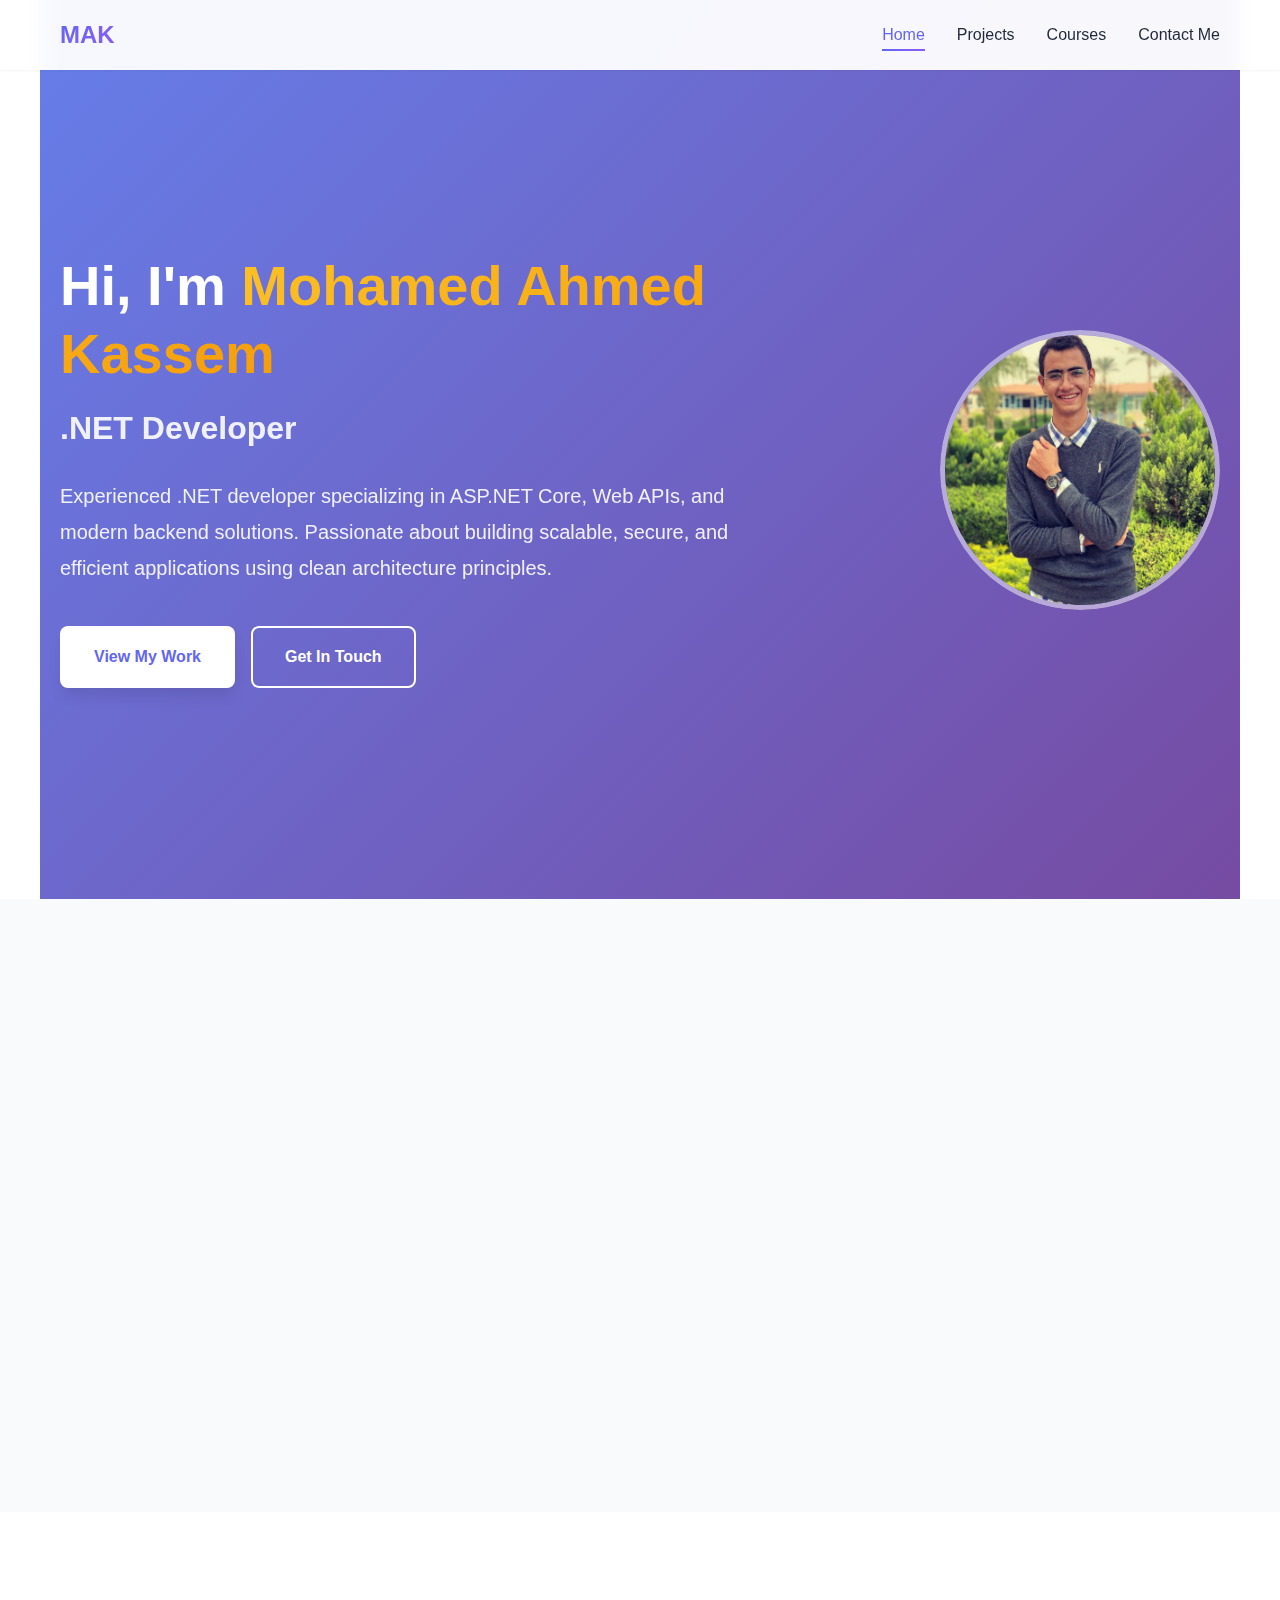
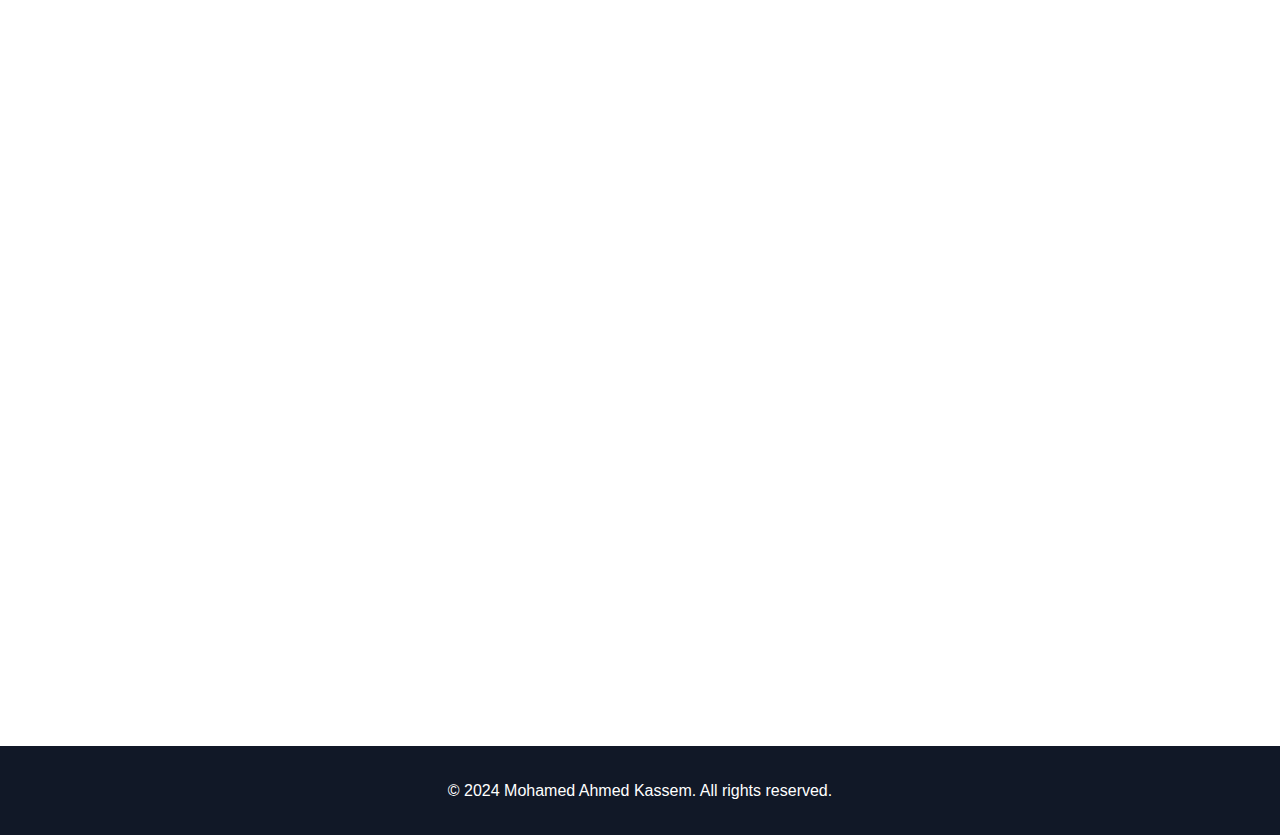
<file: index.html>
<!DOCTYPE html>
<html lang="en">
<head>
    <meta charset="UTF-8">
    <meta name="viewport" content="width=device-width, initial-scale=1.0">
    <title>Mohamed Ahmed Kassem - .NET Developer</title>
    <link rel="stylesheet" href="style.css">
</head>
<body>
    <!-- Navigation Bar -->
    <nav class="navbar">
        <div class="nav-container">
            <div class="logo">
                <span class="logo-text">MAK</span>
            </div>
            <ul class="nav-menu">
                <li><a href="index.html" class="nav-link active">Home</a></li>
                <li><a href="projects.html" class="nav-link">Projects</a></li>
                <li><a href="courses.html" class="nav-link">Courses</a></li>
                <li><a href="contact.html" class="nav-link">Contact Me</a></li>
            </ul>
            <div class="hamburger">
                <span></span>
                <span></span>
                <span></span>
            </div>
        </div>
    </nav>

    <!-- Hero Section -->
    <section class="hero">
        <div class="hero-content">
            <h1 class="hero-title animate-fade-in">Hi, I'm <span class="highlight">Mohamed Ahmed Kassem</span></h1>
            <h2 class="hero-subtitle animate-slide-up">.NET Developer</h2>
            <p class="hero-description animate-slide-up-delay">
                Experienced .NET developer specializing in ASP.NET Core, Web APIs, and modern backend solutions. 
                Passionate about building scalable, secure, and efficient applications using clean architecture principles.
            </p>
            <div class="hero-buttons animate-fade-in-delay">
                <a href="projects.html" class="btn btn-primary">View My Work</a>
                <a href="contact.html" class="btn btn-secondary">Get In Touch</a>
            </div>
        </div>
        <div class="hero-image">
            <div class="floating-shape"></div>
             <img src="./assets/MOhamedKasssem.jpg"alt="Mohamed Ahmed Kassem">
        </div>
    </section>

    <!-- About Section -->
    <section class="about">
        <div class="container">
            <h2 class="section-title animate-on-scroll">About Me</h2>
            <div class="about-content">
                <div class="about-text animate-on-scroll">
                    <p>
                        I'm a dedicated .NET developer with a strong foundation in backend development and 
                        experience building robust web applications. My expertise spans across ASP.NET Core, 
                        Web APIs, MVC, and modern database technologies.
                    </p>
                    <p>
                        I focus on developing dependable and successful innovation projects, applying best 
                        practices like SOLID principles, design patterns, and clean architecture to deliver 
                        high-quality solutions.
                    </p>
                </div>
                <div class="about-info animate-on-scroll">
                    <div class="info-item">
                        <span class="info-label">Location:</span>
                        <span class="info-value">Egypt, Cairo, Al-Shorouk</span>
                    </div>
                    <div class="info-item">
                        <span class="info-label">Phone:</span>
                        <span class="info-value">+20 01157643117</span>
                    </div>
                    <div class="info-item">
                        <span class="info-label">Education:</span>
                        <span class="info-value">Bachelor's in Computer Science</span>
                    </div>
                </div>
            </div>
        </div>
    </section>

    <!-- Skills Section -->
    <section class="skills">
        <div class="container">
            <h2 class="section-title animate-on-scroll">Technical Skills</h2>
            <div class="skills-grid">
                <div class="skill-category animate-on-scroll">
                    <h3 class="skill-category-title">Back-End</h3>
                    <div class="skill-tags">
                        <span class="skill-tag">C#</span>
                        <span class="skill-tag">OOP</span>
                        <span class="skill-tag">ASP.NET Core</span>
                        <span class="skill-tag">Web API</span>
                        <span class="skill-tag">MVC</span>
                        <span class="skill-tag">SignalR</span>
                        <span class="skill-tag">Hangfire</span>
                    </div>
                </div>
                <div class="skill-category animate-on-scroll">
                    <h3 class="skill-category-title">Database & ORM</h3>
                    <div class="skill-tags">
                        <span class="skill-tag">SQL Server</span>
                        <span class="skill-tag">LINQ</span>
                        <span class="skill-tag">Entity Framework</span>
                        <span class="skill-tag">EF Core</span>
                        <span class="skill-tag">Dapper</span>
                        <span class="skill-tag">Redis</span>
                    </div>
                </div>
                 <div class="skill-category animate-on-scroll">
                    <h3 class="skill-category-title">Core</h3>
                    <div class="skill-tags">
                        <span class="skill-tag">Problem Solving</span>
                        <span class="skill-tag">Data Structures</span>
                        <span class="skill-tag">Algorithms</span>
                        <span class="skill-tag">Agile</span>
                        <span class="skill-tag">Design Principles</span>
                    </div>
                </div>
                <div class="skill-category animate-on-scroll">
                    <h3 class="skill-category-title">Architecture & Patterns</h3>
                    <div class="skill-tags">
                        <span class="skill-tag">Clean Architecture</span>
                        <span class="skill-tag">Layered Architecture</span>
                        <span class="skill-tag">CQRS</span>
                        <span class="skill-tag">SOLID</span>
                        <span class="skill-tag">Design Patterns</span>
                    </div>
                </div>
                <div class="skill-category animate-on-scroll">
                    <h3 class="skill-category-title">DevOps & Tools</h3>
                    <div class="skill-tags">
                        <span class="skill-tag">Git</span>
                        <span class="skill-tag">GitHub</span>
                        <span class="skill-tag">GitHub Actions</span>
                        <span class="skill-tag">CI/CD</span>
                        <span class="skill-tag">Serilog</span>
                    </div>
                </div>
                <div class="skill-category animate-on-scroll">
                    <h3 class="skill-category-title">Programming Languages</h3>
                    <div class="skill-tags">
                        <span class="skill-tag">C#</span>
                        <span class="skill-tag">C++</span>
                        <span class="skill-tag">Java</span>
                        <span class="skill-tag">Python</span>
                        <span class="skill-tag">JavaScript</span>
                    </div>
                </div>
            </div>
        </div>
    </section>

    <!-- Footer -->
    <footer class="footer">
        <div class="container">
            <p>&copy; 2024 Mohamed Ahmed Kassem. All rights reserved.</p>
        </div>
    </footer>

    <script src="script.js"></script>
</body>
</html>
</file>
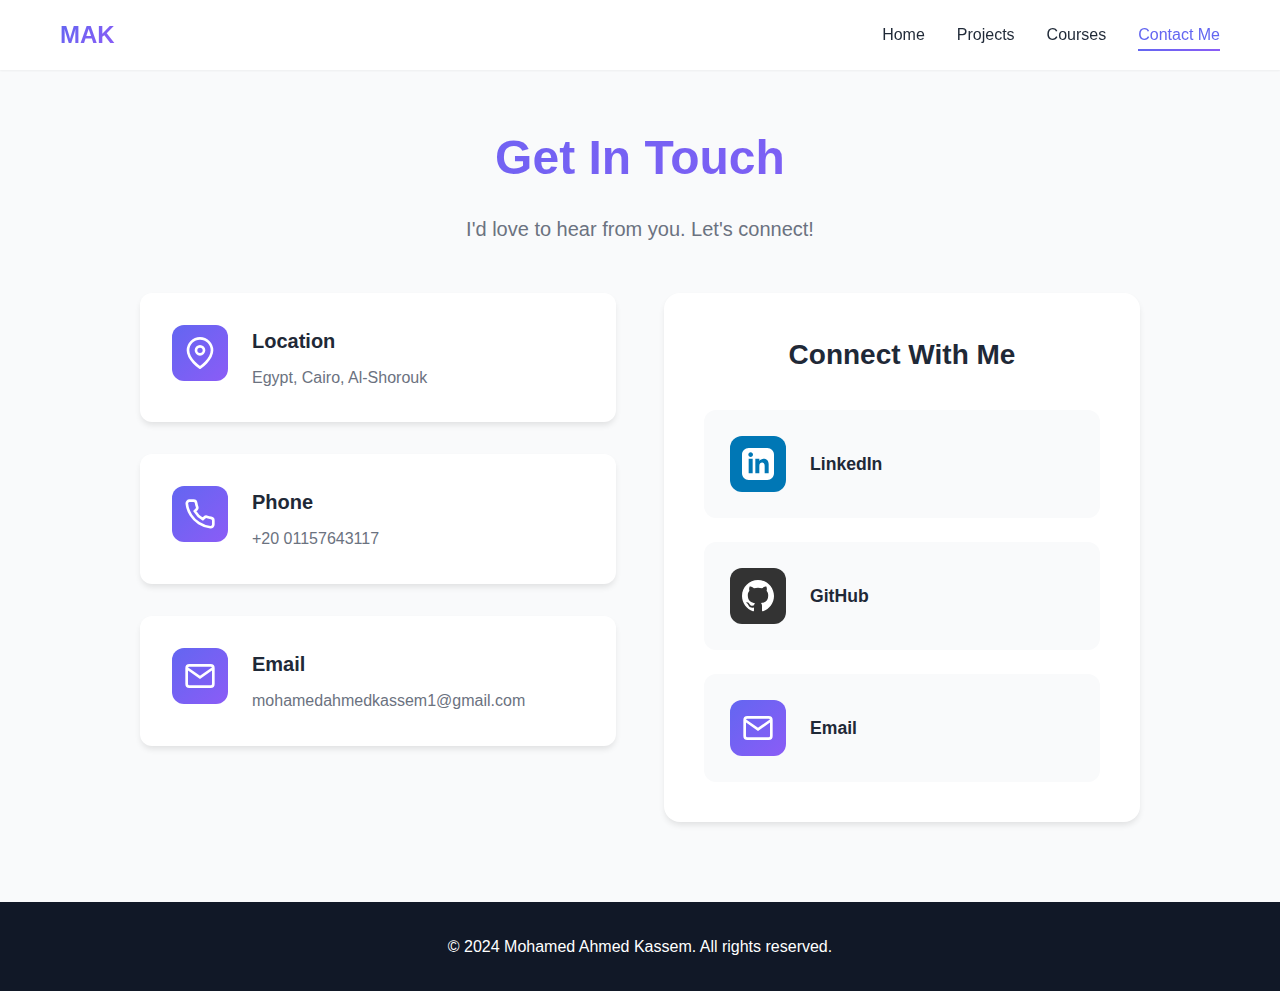
<file: contact.html>
<!DOCTYPE html>
<html lang="en">
<head>
    <meta charset="UTF-8">
    <meta name="viewport" content="width=device-width, initial-scale=1.0">
    <title>Contact - Mohamed Ahmed Kassem</title>
    <link rel="stylesheet" href="style.css">
</head>
<body>
    <!-- Navigation Bar -->
    <nav class="navbar">
        <div class="nav-container">
            <div class="logo">
                <span class="logo-text">MAK</span>
            </div>
            <ul class="nav-menu">
                <li><a href="index.html" class="nav-link">Home</a></li>
                <li><a href="projects.html" class="nav-link">Projects</a></li>
                <li><a href="courses.html" class="nav-link">Courses</a></li>
                <li><a href="contact.html" class="nav-link active">Contact Me</a></li>
            </ul>
            <div class="hamburger">
                <span></span>
                <span></span>
                <span></span>
            </div>
        </div>
    </nav>

    <!-- Contact Section -->
    <section class="contact-page">
        <div class="container">
            <h1 class="page-title animate-fade-in">Get In Touch</h1>
            <p class="page-subtitle animate-slide-up">I'd love to hear from you. Let's connect!</p>
            
            <div class="contact-content">
                <div class="contact-info animate-on-scroll">
                    <div class="contact-item">
                        <div class="contact-icon">
                            <svg width="32" height="32" viewBox="0 0 24 24" fill="none" stroke="currentColor" stroke-width="2">
                                <path d="M21 10c0 7-9 13-9 13s-9-6-9-13a9 9 0 0 1 18 0z"></path>
                                <circle cx="12" cy="10" r="3"></circle>
                            </svg>
                        </div>
                        <div class="contact-details">
                            <h3>Location</h3>
                            <p>Egypt, Cairo, Al-Shorouk</p>
                        </div>
                    </div>

                    <div class="contact-item">
                        <div class="contact-icon">
                            <svg width="32" height="32" viewBox="0 0 24 24" fill="none" stroke="currentColor" stroke-width="2">
                                <path d="M22 16.92v3a2 2 0 0 1-2.18 2 19.79 19.79 0 0 1-8.63-3.07 19.5 19.5 0 0 1-6-6 19.79 19.79 0 0 1-3.07-8.67A2 2 0 0 1 4.11 2h3a2 2 0 0 1 2 1.72 12.84 12.84 0 0 0 .7 2.81 2 2 0 0 1-.45 2.11L8.09 9.91a16 16 0 0 0 6 6l1.27-1.27a2 2 0 0 1 2.11-.45 12.84 12.84 0 0 0 2.81.7A2 2 0 0 1 22 16.92z"></path>
                            </svg>
                        </div>
                        <div class="contact-details">
                            <h3>Phone</h3>
                            <a href="tel:+201157643117">+20 01157643117</a>
                        </div>
                    </div>

                    <div class="contact-item">
                        <div class="contact-icon">
                            <svg width="32" height="32" viewBox="0 0 24 24" fill="none" stroke="currentColor" stroke-width="2">
                                <path d="M4 4h16c1.1 0 2 .9 2 2v12c0 1.1-.9 2-2 2H4c-1.1 0-2-.9-2-2V6c0-1.1.9-2 2-2z"></path>
                                <polyline points="22,6 12,13 2,6"></polyline>
                            </svg>
                        </div>
                        <div class="contact-details">
                            <h3>Email</h3>
                            <a href="mailto:mohamedahmedkassem1@gmail.com">mohamedahmedkassem1@gmail.com</a>
                        </div>
                    </div>
                </div>

                <div class="social-links animate-on-scroll">
                    <h2 class="social-title">Connect With Me</h2>
                    <div class="social-grid">
                        <a href="https://www.linkedin.com/in/mohamed-a-kassem" target="_blank" class="social-card">
                            <div class="social-icon linkedin">
                                <svg width="32" height="32" viewBox="0 0 24 24" fill="currentColor">
                                    <path d="M19 0h-14c-2.761 0-5 2.239-5 5v14c0 2.761 2.239 5 5 5h14c2.762 0 5-2.239 5-5v-14c0-2.761-2.238-5-5-5zm-11 19h-3v-11h3v11zm-1.5-12.268c-.966 0-1.75-.79-1.75-1.764s.784-1.764 1.75-1.764 1.75.79 1.75 1.764-.783 1.764-1.75 1.764zm13.5 12.268h-3v-5.604c0-3.368-4-3.113-4 0v5.604h-3v-11h3v1.765c1.396-2.586 7-2.777 7 2.476v6.759z"/>
                                </svg>
                            </div>
                            <span class="social-name">LinkedIn</span>
                        </a>

                        <a href="https://github.com/M-A-Kassem" target="_blank" class="social-card">
                            <div class="social-icon github">
                                <svg width="32" height="32" viewBox="0 0 24 24" fill="currentColor">
                                    <path d="M12 0c-6.626 0-12 5.373-12 12 0 5.302 3.438 9.8 8.207 11.387.599.111.793-.261.793-.577v-2.234c-3.338.726-4.033-1.416-4.033-1.416-.546-1.387-1.333-1.756-1.333-1.756-1.089-.745.083-.729.083-.729 1.205.084 1.839 1.237 1.839 1.237 1.07 1.834 2.807 1.304 3.492.997.107-.775.418-1.305.762-1.604-2.665-.305-5.467-1.334-5.467-5.931 0-1.311.469-2.381 1.236-3.221-.124-.303-.535-1.524.117-3.176 0 0 1.008-.322 3.301 1.23.957-.266 1.983-.399 3.003-.404 1.02.005 2.047.138 3.006.404 2.291-1.552 3.297-1.23 3.297-1.23.653 1.653.242 2.874.118 3.176.77.84 1.235 1.911 1.235 3.221 0 4.609-2.807 5.624-5.479 5.921.43.372.823 1.102.823 2.222v3.293c0 .319.192.694.801.576 4.765-1.589 8.199-6.086 8.199-11.386 0-6.627-5.373-12-12-12z"/>
                                </svg>
                            </div>
                            <span class="social-name">GitHub</span>
                        </a>

                        <a href="mailto:mohamedahmedkassem1@gmail.com" class="social-card">
                            <div class="social-icon email">
                                <svg width="32" height="32" viewBox="0 0 24 24" fill="none" stroke="currentColor" stroke-width="2">
                                    <path d="M4 4h16c1.1 0 2 .9 2 2v12c0 1.1-.9 2-2 2H4c-1.1 0-2-.9-2-2V6c0-1.1.9-2 2-2z"></path>
                                    <polyline points="22,6 12,13 2,6"></polyline>
                                </svg>
                            </div>
                            <span class="social-name">Email</span>
                        </a>
                    </div>
                </div>
            </div>
        </div>
    </section>

    <!-- Footer -->
    <footer class="footer">
        <div class="container">
            <p>&copy; 2024 Mohamed Ahmed Kassem. All rights reserved.</p>
        </div>
    </footer>

    <script src="script.js"></script>
</body>
</html>
</file>
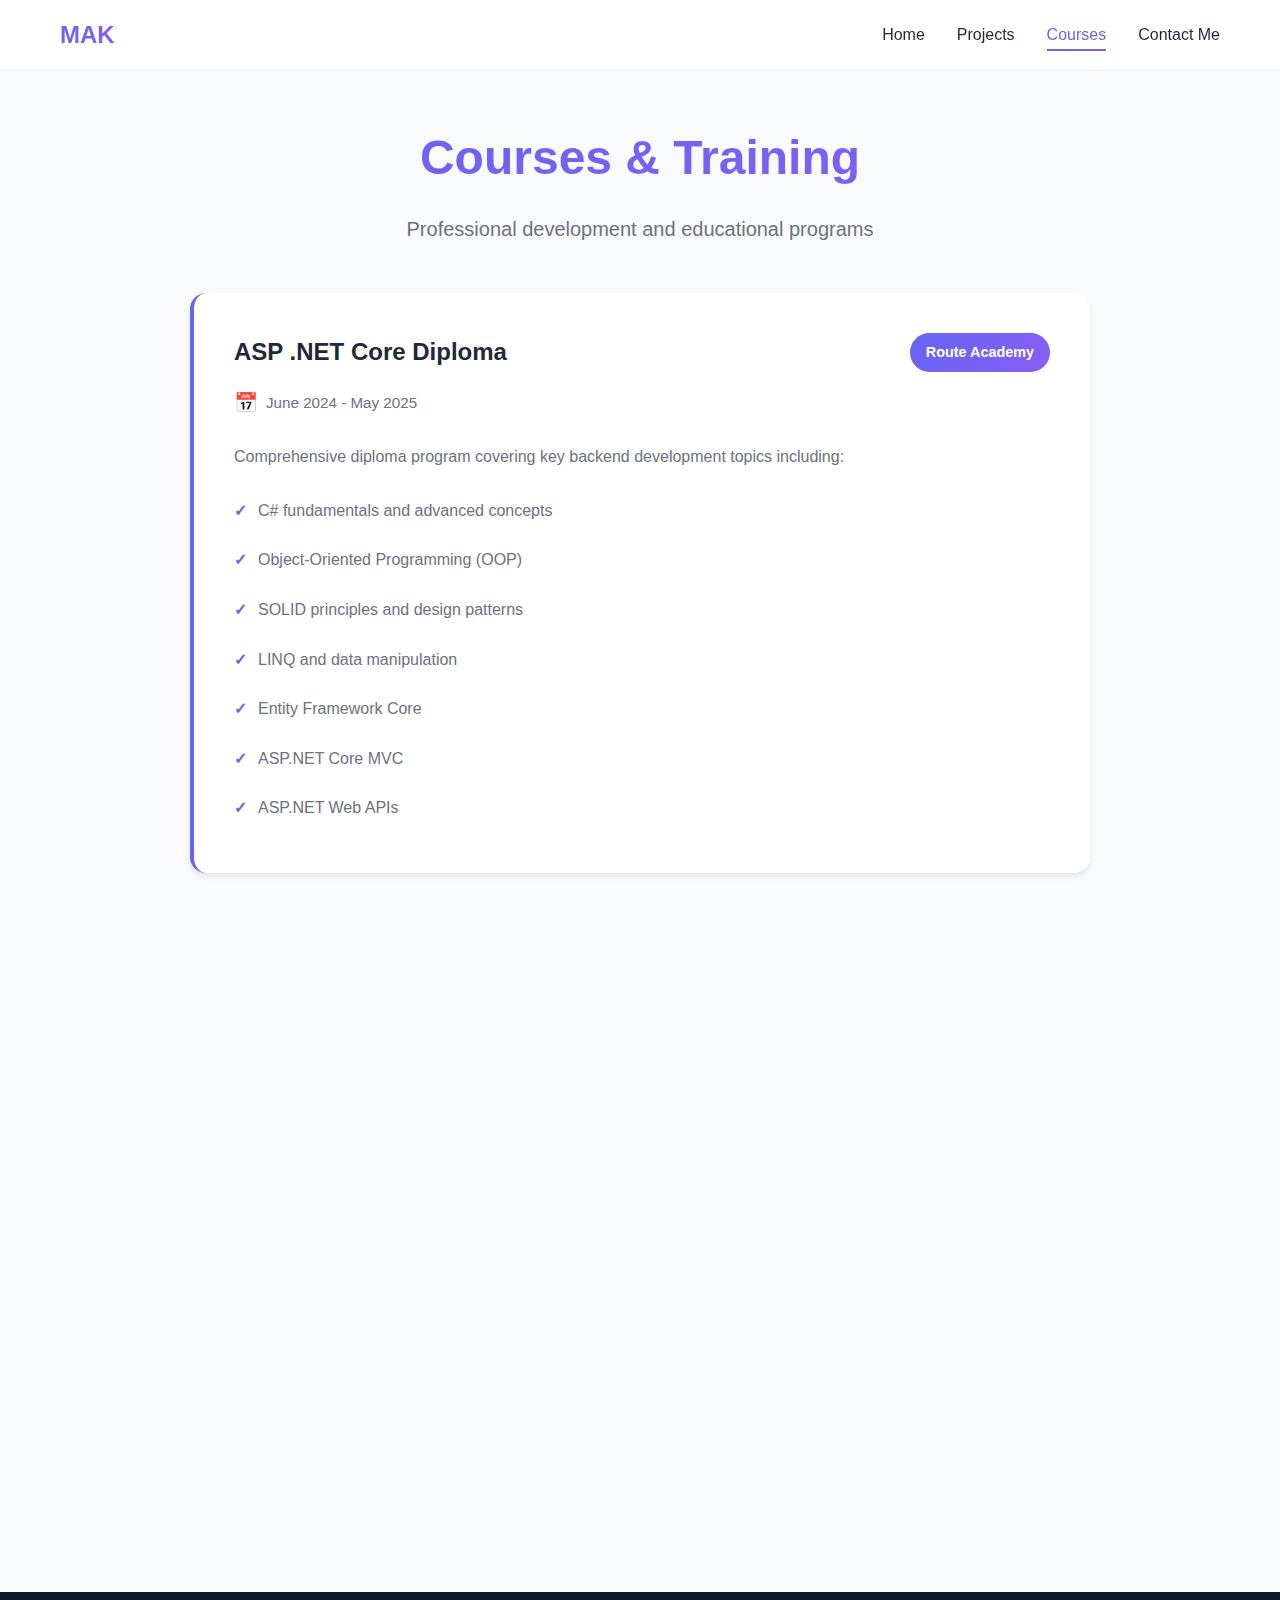
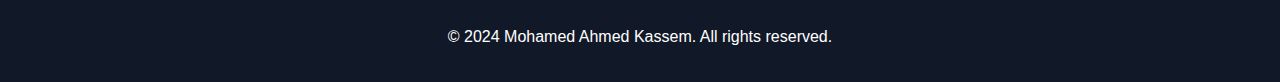
<file: courses.html>
<!DOCTYPE html>
<html lang="en">
<head>
    <meta charset="UTF-8">
    <meta name="viewport" content="width=device-width, initial-scale=1.0">
    <title>Courses - Mohamed Ahmed Kassem</title>
    <link rel="stylesheet" href="style.css">
</head>
<body>
    <!-- Navigation Bar -->
    <nav class="navbar">
        <div class="nav-container">
            <div class="logo">
                <span class="logo-text">MAK</span>
            </div>
            <ul class="nav-menu">
                <li><a href="index.html" class="nav-link">Home</a></li>
                <li><a href="projects.html" class="nav-link">Projects</a></li>
                <li><a href="courses.html" class="nav-link active">Courses</a></li>
                <li><a href="contact.html" class="nav-link">Contact Me</a></li>
            </ul>
            <div class="hamburger">
                <span></span>
                <span></span>
                <span></span>
            </div>
        </div>
    </nav>

    <!-- Courses Section -->
    <section class="courses-page">
        <div class="container">
            <h1 class="page-title animate-fade-in">Courses & Training</h1>
            <p class="page-subtitle animate-slide-up">Professional development and educational programs</p>
            
            <div class="courses-list">
                <!-- Course 1 -->
                <div class="course-card animate-on-scroll">
                    <div class="course-header">
                        <h3 class="course-title">ASP .NET Core Diploma</h3>
                        <span class="course-institution">Route Academy</span>
                    </div>
                    <div class="course-period">
                        <span class="period-icon">📅</span>
                        <span>June 2024 - May 2025</span>
                    </div>
                    <div class="course-content">
                        <p class="course-description">
                            Comprehensive diploma program covering key backend development topics including:
                        </p>
                        <ul class="course-topics">
                            <li>C# fundamentals and advanced concepts</li>
                            <li>Object-Oriented Programming (OOP)</li>
                            <li>SOLID principles and design patterns</li>
                            <li>LINQ and data manipulation</li>
                            <li>Entity Framework Core</li>
                            <li>ASP.NET Core MVC</li>
                            <li>ASP.NET Web APIs</li>
                        </ul>
                    </div>
                </div>

                <!-- Course 2 -->
                <div class="course-card animate-on-scroll">
                    <div class="course-header">
                        <h3 class="course-title">Trainee Full Stack .NET Developer</h3>
                        <span class="course-institution">DEPI</span>
                    </div>
                    <div class="course-period">
                        <span class="period-icon">📅</span>
                        <span>September 2024 - May 2025</span>
                    </div>
                    <div class="course-content">
                        <p class="course-description">
                            Intensive training program providing strong foundation in .NET technologies and 
                            data-driven applications. Gained hands-on experience with:
                        </p>
                        <ul class="course-topics">
                            <li>C# programming and best practices</li>
                            <li>.NET Core Web APIs development</li>
                            <li>ASP.NET MVC framework</li>
                            <li>Front-end technologies (HTML5, JavaScript)</li>
                            <li>SQL database design and queries</li>
                            <li>Version control with Git/GitHub</li>
                            <li>Unit testing methodologies</li>
                        </ul>
                    </div>
                </div>
            </div>
        </div>
    </section>

    <!-- Footer -->
    <footer class="footer">
        <div class="container">
            <p>&copy; 2024 Mohamed Ahmed Kassem. All rights reserved.</p>
        </div>
    </footer>

    <script src="script.js"></script>
</body>
</html>
</file>
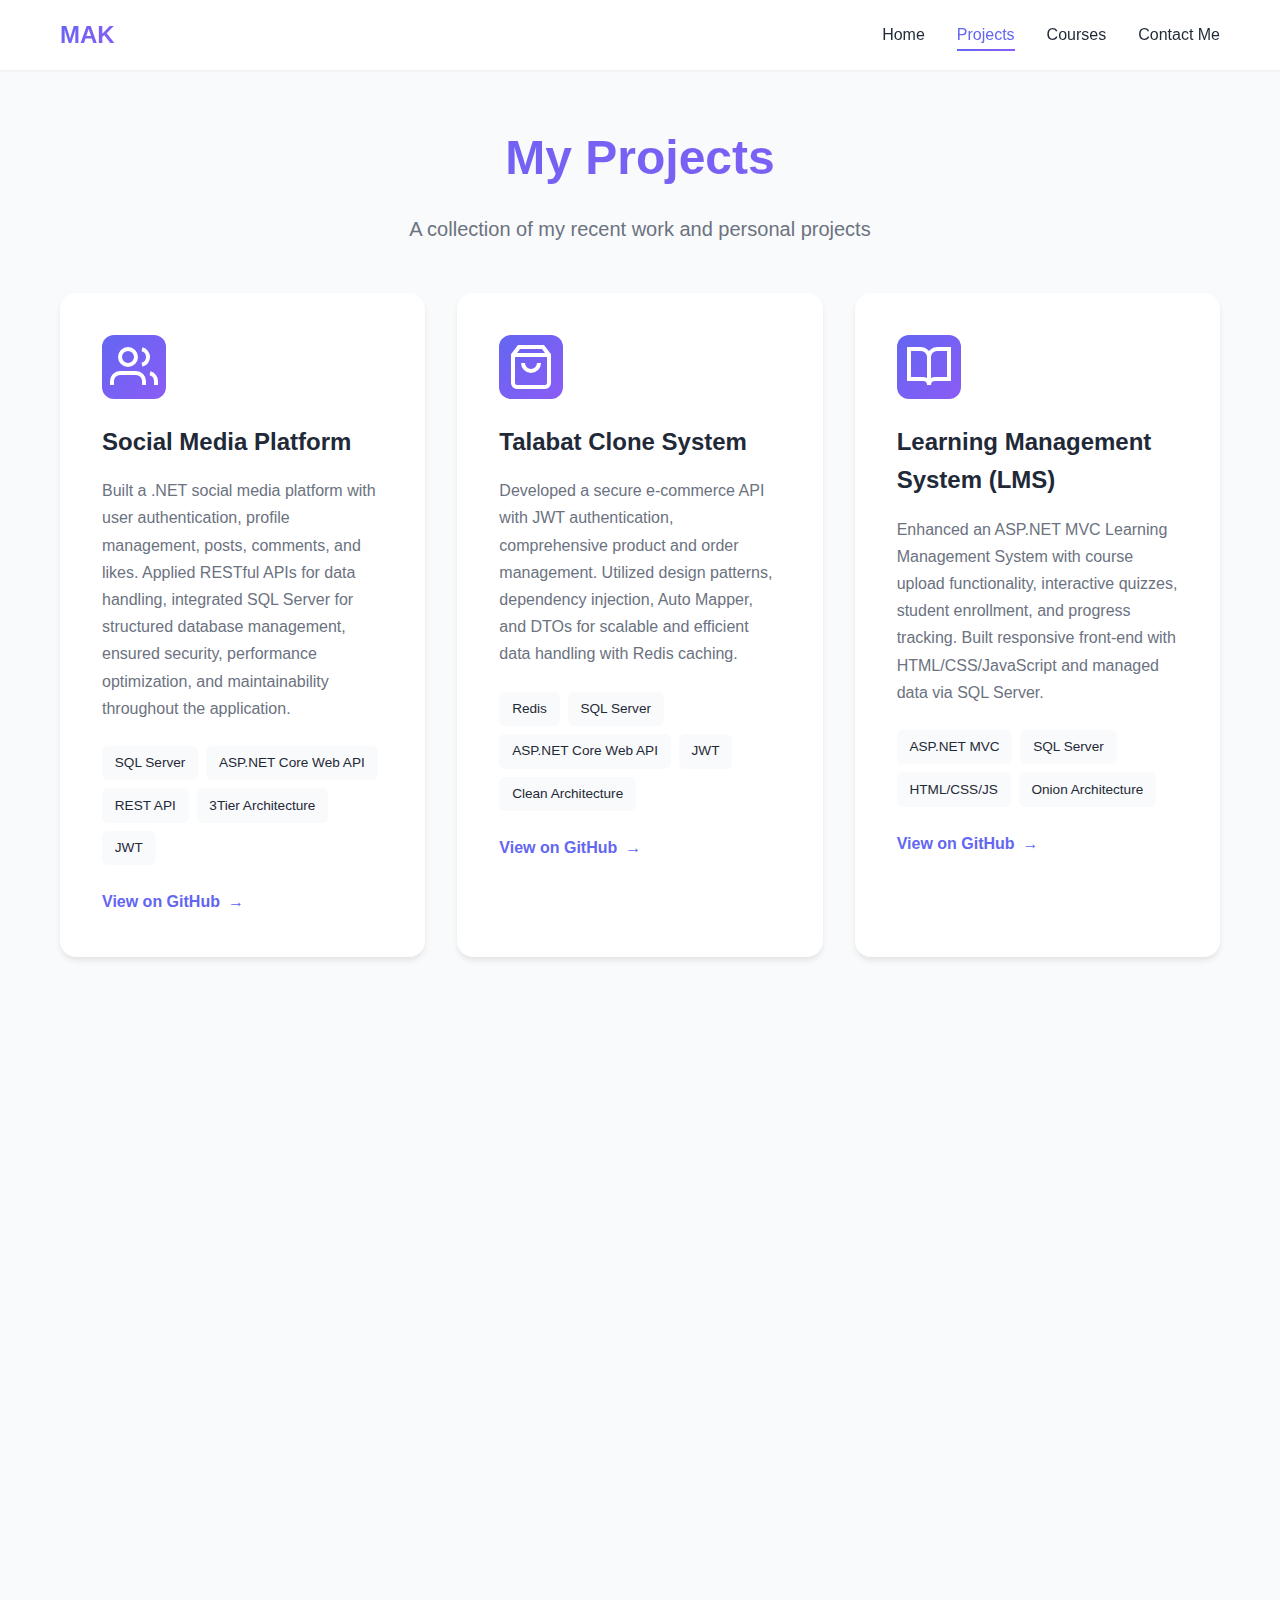
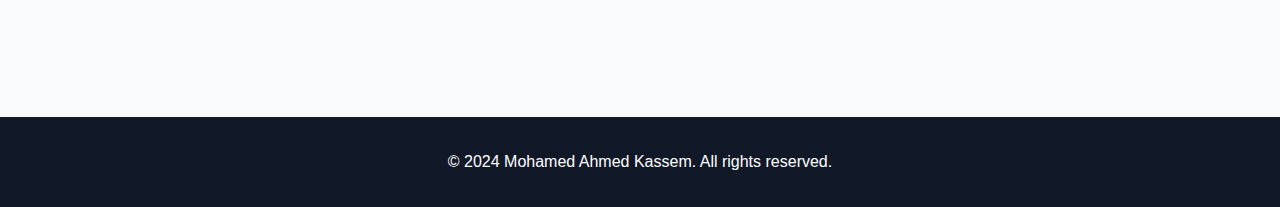
<file: projects.html>
<!DOCTYPE html>
<html lang="en">
<head>
    <meta charset="UTF-8">
    <meta name="viewport" content="width=device-width, initial-scale=1.0">
    <title>Projects - Mohamed Ahmed Kassem</title>
    <link rel="stylesheet" href="style.css">
</head>
<body>
    <!-- Navigation Bar -->
    <nav class="navbar">
        <div class="nav-container">
            <div class="logo">
                <span class="logo-text">MAK</span>
            </div>
            <ul class="nav-menu">
                <li><a href="index.html" class="nav-link">Home</a></li>
                <li><a href="projects.html" class="nav-link active">Projects</a></li>
                <li><a href="courses.html" class="nav-link">Courses</a></li>
                <li><a href="contact.html" class="nav-link">Contact Me</a></li>
            </ul>
            <div class="hamburger">
                <span></span>
                <span></span>
                <span></span>
            </div>
        </div>
    </nav>

    <!-- Projects Section -->
    <section class="projects-page">
        <div class="container">
            <h1 class="page-title animate-fade-in">My Projects</h1>
            <p class="page-subtitle animate-slide-up">A collection of my recent work and personal projects</p>
            
            <div class="projects-grid">
                <!-- Project 1 -->
                <div class="project-card animate-on-scroll">
                    <div class="project-icon">
                        <svg width="48" height="48" viewBox="0 0 24 24" fill="none" stroke="currentColor" stroke-width="2">
                            <path d="M17 21v-2a4 4 0 0 0-4-4H5a4 4 0 0 0-4 4v2"></path>
                            <circle cx="9" cy="7" r="4"></circle>
                            <path d="M23 21v-2a4 4 0 0 0-3-3.87"></path>
                            <path d="M16 3.13a4 4 0 0 1 0 7.75"></path>
                        </svg>
                    </div>
                    <h3 class="project-title">Social Media Platform</h3>
                    <p class="project-description">
                        Built a .NET social media platform with user authentication, profile management, posts, comments, and
                        likes. Applied RESTful APIs for data handling, integrated SQL Server for structured database
                        management, ensured security, performance optimization, and maintainability throughout the application.
                    </p>
                    <div class="project-tech">
                        <span class="tech-badge">SQL Server</span>
                        <span class="tech-badge">ASP.NET Core Web API</span>
                        <span class="tech-badge">REST API</span>
                        <span class="tech-badge">3Tier Architecture</span>
                        <span class="tech-badge">JWT</span>
                    </div>
                    <a href="https://github.com/M-A-Kassem/GATO.Solution" target="_blank" class="project-link">
                        View on GitHub <span>&rarr;</span>
                    </a>
                </div>

                <!-- Project 2 -->
                <div class="project-card animate-on-scroll">
                    <div class="project-icon">
                        <svg width="48" height="48" viewBox="0 0 24 24" fill="none" stroke="currentColor" stroke-width="2">
                            <path d="M6 2L3 6v14a2 2 0 0 0 2 2h14a2 2 0 0 0 2-2V6l-3-4z"></path>
                            <line x1="3" y1="6" x2="21" y2="6"></line>
                            <path d="M16 10a4 4 0 0 1-8 0"></path>
                        </svg>
                    </div>
                    <h3 class="project-title">Talabat Clone System</h3>
                    <p class="project-description">
                        Developed a secure e-commerce API with JWT authentication, comprehensive product and order 
                        management. Utilized design patterns, dependency injection, Auto Mapper, and DTOs for 
                        scalable and efficient data handling with Redis caching.
                    </p>
                    <div class="project-tech">
                        <span class="tech-badge">Redis</span>
                        <span class="tech-badge">SQL Server</span>
                        <span class="tech-badge">ASP.NET Core Web API</span>
                        <span class="tech-badge">JWT</span>
                        <span class="tech-badge">Clean Architecture</span>
                    </div>
                    <a href="https://github.com/M-A-Kassem/TALABAT.API.SOLUTON" target="_blank" class="project-link">
                        View on GitHub <span>&rarr;</span>
                    </a>
                </div>

                <!-- Project 3 -->
                <div class="project-card animate-on-scroll">
                    <div class="project-icon">
                        <svg width="48" height="48" viewBox="0 0 24 24" fill="none" stroke="currentColor" stroke-width="2">
                            <path d="M2 3h6a4 4 0 0 1 4 4v14a3 3 0 0 0-3-3H2z"></path>
                            <path d="M22 3h-6a4 4 0 0 0-4 4v14a3 3 0 0 1 3-3h7z"></path>
                        </svg>
                    </div>
                    <h3 class="project-title">Learning Management System (LMS)</h3>
                    <p class="project-description">
                        Enhanced an ASP.NET MVC Learning Management System with course upload functionality, 
                        interactive quizzes, student enrollment, and progress tracking. Built responsive front-end 
                        with HTML/CSS/JavaScript and managed data via SQL Server.
                    </p>
                    <div class="project-tech">
                        <span class="tech-badge">ASP.NET MVC</span>
                        <span class="tech-badge">SQL Server</span>
                        <span class="tech-badge">HTML/CSS/JS</span>
                        <span class="tech-badge">Onion Architecture</span>
                    </div>
                    <a href="https://github.com/M-A-Kassem/LMS" target="_blank" class="project-link">
                        View on GitHub <span>&rarr;</span>
                    </a>
                </div>

                <!-- Project 4 -->
                <div class="project-card animate-on-scroll">
                    <div class="project-icon">
                        <svg width="48" height="48" viewBox="0 0 24 24" fill="none" stroke="currentColor" stroke-width="2">
                            <circle cx="12" cy="12" r="10"></circle>
                            <polyline points="12 6 12 12 16 14"></polyline>
                        </svg>
                    </div>
                    <h3 class="project-title">Instant-Serve Real-time Delivery</h3>
                    <p class="project-description">
                        Implemented end-to-end order lifecycle management with business rule enforcement. 
                        Secured APIs with token-based authentication and integrated real-time updates using 
                        SignalR. Includes an admin dashboard for monitoring and control.
                    </p>
                    <div class="project-tech">
                        <span class="tech-badge">SignalR</span>
                        <span class="tech-badge">Modular 3Tier Architecture</span>
                        <span class="tech-badge">ASP.NET Core Web API</span>
                        <span class="tech-badge">Admin Dashboard</span>
                        <span class="tech-badge">JWT</span>
                    </div>
                    <a href="https://github.com/M-A-Kassem/Instant-Serve-Real-time-Delivery" target="_blank" class="project-link">
                        View on GitHub <span>&rarr;</span>
                    </a>
                </div>
            </div>
        </div>
    </section>

    <!-- Footer -->
    <footer class="footer">
        <div class="container">
            <p>&copy; 2024 Mohamed Ahmed Kassem. All rights reserved.</p>
        </div>
    </footer>

    <script src="script.js"></script>
</body>
</html>
</file>
<file: style.css>
/* ===== CSS Variables ===== */
:root {
    --primary-color: #6366f1;
    --primary-dark: #4f46e5;
    --secondary-color: #8b5cf6;
    --accent-color: #ec4899;
    --text-primary: #1f2937;
    --text-secondary: #6b7280;
    --bg-primary: #ffffff;
    --bg-secondary: #f9fafb;
    --bg-dark: #111827;
    --border-color: #e5e7eb;
    --shadow-sm: 0 1px 2px 0 rgba(0, 0, 0, 0.05);
    --shadow-md: 0 4px 6px -1px rgba(0, 0, 0, 0.1);
    --shadow-lg: 0 10px 15px -3px rgba(0, 0, 0, 0.1);
    --shadow-xl: 0 20px 25px -5px rgba(0, 0, 0, 0.1);
    --transition: all 0.3s cubic-bezier(0.4, 0, 0.2, 1);
}

/* ===== Reset & Base Styles ===== */
* {
    margin: 0;
    padding: 0;
    box-sizing: border-box;
}

html {
    scroll-behavior: smooth;
}

body {
    font-family: 'Segoe UI', Tahoma, Geneva, Verdana, sans-serif;
    line-height: 1.6;
    color: var(--text-primary);
    background-color: var(--bg-primary);
    overflow-x: hidden;
}

.container {
    max-width: 1200px;
    margin: 0 auto;
    padding: 0 20px;
}

/* ===== Navigation Bar ===== */
.navbar {
    position: fixed;
    top: 0;
    left: 0;
    right: 0;
    background: rgba(255, 255, 255, 0.95);
    backdrop-filter: blur(10px);
    box-shadow: var(--shadow-sm);
    z-index: 1000;
    transition: var(--transition);
}

.nav-container {
    max-width: 1200px;
    margin: 0 auto;
    padding: 1rem 20px;
    display: flex;
    justify-content: space-between;
    align-items: center;
}

.logo-text {
    font-size: 1.5rem;
    font-weight: 700;
    background: linear-gradient(135deg, var(--primary-color), var(--secondary-color));
    -webkit-background-clip: text;
    -webkit-text-fill-color: transparent;
    background-clip: text;
}

.nav-menu {
    display: flex;
    list-style: none;
    gap: 2rem;
}

.nav-link {
    text-decoration: none;
    color: var(--text-primary);
    font-weight: 500;
    position: relative;
    transition: var(--transition);
    padding: 0.5rem 0;
}

.nav-link::after {
    content: '';
    position: absolute;
    bottom: 0;
    left: 0;
    width: 0;
    height: 2px;
    background: linear-gradient(90deg, var(--primary-color), var(--secondary-color));
    transition: var(--transition);
}

.nav-link:hover::after,
.nav-link.active::after {
    width: 100%;
}

.nav-link:hover,
.nav-link.active {
    color: var(--primary-color);
}

.hamburger {
    display: none;
    flex-direction: column;
    cursor: pointer;
    gap: 4px;
}

.hamburger span {
    width: 25px;
    height: 3px;
    background: var(--text-primary);
    border-radius: 3px;
    transition: var(--transition);
}

/* ===== Hero Section ===== */
.hero {
    min-height: 100vh;
    display: flex;
    flex-wrap: wrap;
    justify-content: space-between;
    align-items: center;
    gap: 2rem;
    padding: 120px 20px 80px;
    background: linear-gradient(135deg, #667eea 0%, #764ba2 100%);
    color: white;
    position: relative;
    overflow: hidden;
    max-width: 1200px;
    margin: 0 auto;
}

.hero::before {
    content: '';
    position: absolute;
    top: 0;
    left: 0;
    right: 0;
    bottom: 0;
    background: url('data:image/svg+xml,<svg width="60" height="60" viewBox="0 0 60 60" xmlns="http://www.w3.org/2000/svg"><g fill="none" fill-rule="evenodd"><g fill="%23ffffff" fill-opacity="0.05"><circle cx="30" cy="30" r="2"/></g></svg>');
    opacity: 0.3;
}

.hero-content {
    flex: 1 1 55%;
    min-width: 300px;
    z-index: 1;
    position: relative;
}

.hero-image-wrapper {
    flex: 0 0 auto;
    width: 380px;
    min-width: 320px;
    display: flex;
    align-items: center;
    justify-content: center;
    z-index: 1;
    position: relative;
}

.hero-title {
    font-size: 3.5rem;
    font-weight: 800;
    margin-bottom: 1rem;
    line-height: 1.2;
}

.highlight {
    background: linear-gradient(120deg, #fbbf24 0%, #f59e0b 100%);
    -webkit-background-clip: text;
    -webkit-text-fill-color: transparent;
    background-clip: text;
}

.hero-subtitle {
    font-size: 2rem;
    font-weight: 600;
    margin-bottom: 1.5rem;
    opacity: 0.9;
}

.hero-description {
    font-size: 1.25rem;
    margin-bottom: 2.5rem;
    max-width: 700px;
    opacity: 0.9;
    line-height: 1.8;
}

.hero-buttons {
    display: flex;
    gap: 1rem;
    flex-wrap: wrap;
}

.btn {
    padding: 1rem 2rem;
    border-radius: 8px;
    text-decoration: none;
    font-weight: 600;
    transition: var(--transition);
    display: inline-block;
    border: 2px solid transparent;
    cursor: pointer;
}

.btn-primary {
    background: white;
    color: var(--primary-color);
    box-shadow: var(--shadow-lg);
}

.btn-primary:hover {
    transform: translateY(-2px);
    box-shadow: var(--shadow-xl);
}

.btn-secondary {
    background: transparent;
    color: white;
    border-color: white;
}

.btn-secondary:hover {
    background: white;
    color: var(--primary-color);
    transform: translateY(-2px);
}

.hero-image {
    position: relative;
    width: 280px;
    height: 280px;
    flex-shrink: 0;
    border-radius: 50%;
    overflow: hidden;
    display: flex;
    align-items: center;
    justify-content: center;
}

.floating-shape {
    position: absolute;
    top: 50%;
    left: 50%;
    transform: translate(-50%, -50%);
    width: 115%;
    height: 115%;
    background: rgba(255, 255, 255, 0.15);
    border-radius: 50%;
    animation: float 6s ease-in-out infinite;
    z-index: 0;
    pointer-events: none;
}

.hero-image img {
    position: relative;
    width: 100%;
    height: 100%;
    object-fit: cover;
    object-position: center center;
    border-radius: 50%;
    z-index: 2;
    border: 5px solid rgba(255, 255, 255, 0.4);
    display: block;
    box-sizing: border-box;
    box-shadow: var(--shadow-xl);
}

@keyframes float {
    0%, 100% { transform: translate(-50%, -50%) translateY(0); }
    50% { transform: translate(-50%, -50%) translateY(-15px); }
}

/* ===== Section Styles ===== */
section {
    padding: 80px 20px;
}

.section-title {
    font-size: 2.5rem;
    font-weight: 700;
    text-align: center;
    margin-bottom: 3rem;
    position: relative;
    display: inline-block;
    width: 100%;
}

.section-title::after {
    content: '';
    position: absolute;
    bottom: -10px;
    left: 50%;
    transform: translateX(-50%);
    width: 80px;
    height: 4px;
    background: linear-gradient(90deg, var(--primary-color), var(--secondary-color));
    border-radius: 2px;
}

/* ===== About Section ===== */
.about {
    background: var(--bg-secondary);
    position: relative;
    z-index: 1;
    /* Ensure a clean break above the hero so text never sits on the gradient */
    box-shadow: 0 -1px 0 0 var(--bg-secondary);
}

.about .section-title {
    color: var(--text-primary);
    text-shadow: 0 1px 2px rgba(255, 255, 255, 0.8);
}

.about-text p {
    margin-bottom: 1.5rem;
    font-size: 1.1rem;
    color: var(--text-primary);
    line-height: 1.8;
    text-shadow: 0 1px 2px rgba(255, 255, 255, 0.9);
}

.about-content {
    display: grid;
    grid-template-columns: 2fr 1fr;
    gap: 3rem;
    align-items: start;
}

.about-info {
    background: white;
    padding: 2rem;
    border-radius: 12px;
    box-shadow: var(--shadow-md);
}

.info-item {
    display: flex;
    flex-direction: column;
    margin-bottom: 1.5rem;
    padding-bottom: 1.5rem;
    border-bottom: 1px solid var(--border-color);
}

.info-item:last-child {
    border-bottom: none;
    margin-bottom: 0;
    padding-bottom: 0;
}

.info-label {
    font-weight: 600;
    color: var(--text-primary);
    margin-bottom: 0.5rem;
}

.info-value {
    color: var(--text-secondary);
}

/* ===== Skills Section ===== */
.skills {
    background: white;
}

.skills-grid {
    display: grid;
    grid-template-columns: repeat(auto-fit, minmax(280px, 1fr));
    gap: 2rem;
}

.skill-category {
    background: var(--bg-secondary);
    padding: 2rem;
    border-radius: 12px;
    transition: var(--transition);
    border: 2px solid transparent;
}

.skill-category:hover {
    transform: translateY(-5px);
    box-shadow: var(--shadow-lg);
    border-color: var(--primary-color);
}

.skill-category-title {
    font-size: 1.25rem;
    font-weight: 700;
    margin-bottom: 1.5rem;
    color: var(--primary-color);
}

.skill-tags {
    display: flex;
    flex-wrap: wrap;
    gap: 0.75rem;
}

.skill-tag {
    padding: 0.5rem 1rem;
    background: white;
    border-radius: 20px;
    font-size: 0.9rem;
    font-weight: 500;
    color: var(--text-primary);
    box-shadow: var(--shadow-sm);
    transition: var(--transition);
}

.skill-tag:hover {
    background: var(--primary-color);
    color: white;
    transform: translateY(-2px);
    box-shadow: var(--shadow-md);
}

/* ===== Projects Page ===== */
.projects-page {
    padding: 120px 20px 80px;
    background: var(--bg-secondary);
    min-height: 100vh;
}

.page-title {
    font-size: 3rem;
    font-weight: 800;
    text-align: center;
    margin-bottom: 1rem;
    background: linear-gradient(135deg, var(--primary-color), var(--secondary-color));
    -webkit-background-clip: text;
    -webkit-text-fill-color: transparent;
    background-clip: text;
}

.page-subtitle {
    text-align: center;
    font-size: 1.25rem;
    color: var(--text-secondary);
    margin-bottom: 3rem;
}

.projects-grid {
    display: grid;
    grid-template-columns: repeat(auto-fit, minmax(320px, 1fr));
    gap: 2rem;
}

.project-card {
    background: white;
    padding: 2.5rem;
    border-radius: 16px;
    box-shadow: var(--shadow-md);
    transition: var(--transition);
    border: 2px solid transparent;
    position: relative;
    overflow: hidden;
}

.project-card::before {
    content: '';
    position: absolute;
    top: 0;
    left: 0;
    width: 100%;
    height: 4px;
    background: linear-gradient(90deg, var(--primary-color), var(--secondary-color));
    transform: scaleX(0);
    transition: var(--transition);
}

.project-card:hover::before {
    transform: scaleX(1);
}

.project-card:hover {
    transform: translateY(-8px);
    box-shadow: var(--shadow-xl);
    border-color: var(--primary-color);
}

.project-icon {
    width: 64px;
    height: 64px;
    background: linear-gradient(135deg, var(--primary-color), var(--secondary-color));
    border-radius: 12px;
    display: flex;
    align-items: center;
    justify-content: center;
    color: white;
    margin-bottom: 1.5rem;
}

.project-title {
    font-size: 1.5rem;
    font-weight: 700;
    margin-bottom: 1rem;
    color: var(--text-primary);
}

.project-description {
    color: var(--text-secondary);
    margin-bottom: 1.5rem;
    line-height: 1.7;
}

.project-tech {
    display: flex;
    flex-wrap: wrap;
    gap: 0.5rem;
    margin-bottom: 1.5rem;
}

.tech-badge {
    padding: 0.4rem 0.8rem;
    background: var(--bg-secondary);
    border-radius: 6px;
    font-size: 0.85rem;
    color: var(--text-primary);
    font-weight: 500;
}

.project-link {
    display: inline-flex;
    align-items: center;
    gap: 0.5rem;
    color: var(--primary-color);
    text-decoration: none;
    font-weight: 600;
    transition: var(--transition);
}

.project-link:hover {
    gap: 1rem;
    color: var(--primary-dark);
}

.project-link span {
    transition: var(--transition);
}

/* ===== Courses Page ===== */
.courses-page {
    padding: 120px 20px 80px;
    background: var(--bg-secondary);
    min-height: 100vh;
}

.courses-list {
    display: flex;
    flex-direction: column;
    gap: 2rem;
    max-width: 900px;
    margin: 0 auto;
}

.course-card {
    background: white;
    padding: 2.5rem;
    border-radius: 16px;
    box-shadow: var(--shadow-md);
    transition: var(--transition);
    border-left: 4px solid var(--primary-color);
}

.course-card:hover {
    transform: translateX(10px);
    box-shadow: var(--shadow-xl);
}

.course-header {
    display: flex;
    justify-content: space-between;
    align-items: start;
    margin-bottom: 1rem;
    flex-wrap: wrap;
    gap: 1rem;
}

.course-title {
    font-size: 1.5rem;
    font-weight: 700;
    color: var(--text-primary);
}

.course-institution {
    padding: 0.5rem 1rem;
    background: linear-gradient(135deg, var(--primary-color), var(--secondary-color));
    color: white;
    border-radius: 20px;
    font-size: 0.9rem;
    font-weight: 600;
}

.course-period {
    display: flex;
    align-items: center;
    gap: 0.5rem;
    color: var(--text-secondary);
    margin-bottom: 1.5rem;
    font-size: 0.95rem;
}

.period-icon {
    font-size: 1.2rem;
}

.course-description {
    color: var(--text-secondary);
    margin-bottom: 1rem;
    line-height: 1.7;
}

.course-topics {
    list-style: none;
    padding-left: 0;
}

.course-topics li {
    padding: 0.75rem 0;
    padding-left: 1.5rem;
    position: relative;
    color: var(--text-secondary);
    line-height: 1.6;
}

.course-topics li::before {
    content: '✓';
    position: absolute;
    left: 0;
    color: var(--primary-color);
    font-weight: 700;
}

/* ===== Contact Page ===== */
.contact-page {
    padding: 120px 20px 80px;
    background: var(--bg-secondary);
    min-height: 100vh;
}

.contact-content {
    max-width: 1000px;
    margin: 0 auto;
    display: grid;
    grid-template-columns: 1fr 1fr;
    gap: 3rem;
}

.contact-info {
    display: flex;
    flex-direction: column;
    gap: 2rem;
}

.contact-item {
    display: flex;
    gap: 1.5rem;
    background: white;
    padding: 2rem;
    border-radius: 12px;
    box-shadow: var(--shadow-md);
    transition: var(--transition);
}

.contact-item:hover {
    transform: translateY(-5px);
    box-shadow: var(--shadow-lg);
}

.contact-icon {
    width: 56px;
    height: 56px;
    background: linear-gradient(135deg, var(--primary-color), var(--secondary-color));
    border-radius: 12px;
    display: flex;
    align-items: center;
    justify-content: center;
    color: white;
    flex-shrink: 0;
}

.contact-details h3 {
    font-size: 1.25rem;
    font-weight: 700;
    margin-bottom: 0.5rem;
    color: var(--text-primary);
}

.contact-details p,
.contact-details a {
    color: var(--text-secondary);
    text-decoration: none;
    transition: var(--transition);
}

.contact-details a:hover {
    color: var(--primary-color);
}

.social-links {
    background: white;
    padding: 2.5rem;
    border-radius: 16px;
    box-shadow: var(--shadow-md);
}

.social-title {
    font-size: 1.75rem;
    font-weight: 700;
    margin-bottom: 2rem;
    text-align: center;
    color: var(--text-primary);
}

.social-grid {
    display: flex;
    flex-direction: column;
    gap: 1.5rem;
}

.social-card {
    display: flex;
    align-items: center;
    gap: 1.5rem;
    padding: 1.5rem;
    background: var(--bg-secondary);
    border-radius: 12px;
    text-decoration: none;
    transition: var(--transition);
    border: 2px solid transparent;
}

.social-card:hover {
    transform: translateX(10px);
    border-color: var(--primary-color);
    box-shadow: var(--shadow-md);
}

.social-icon {
    width: 56px;
    height: 56px;
    border-radius: 12px;
    display: flex;
    align-items: center;
    justify-content: center;
    transition: var(--transition);
}

.social-icon.linkedin {
    background: #0077b5;
    color: white;
}

.social-icon.github {
    background: #333;
    color: white;
}

.social-icon.email {
    background: linear-gradient(135deg, var(--primary-color), var(--secondary-color));
    color: white;
}

.social-name {
    font-size: 1.1rem;
    font-weight: 600;
    color: var(--text-primary);
}

/* ===== Footer ===== */
.footer {
    background: var(--bg-dark);
    color: white;
    padding: 2rem 20px;
    text-align: center;
}

/* ===== Animations ===== */
.animate-fade-in {
    animation: fadeIn 1s ease-out;
}

.animate-slide-up {
    animation: slideUp 0.8s ease-out;
}

.animate-slide-up-delay {
    animation: slideUp 0.8s ease-out 0.2s both;
}

.animate-fade-in-delay {
    animation: fadeIn 1s ease-out 0.4s both;
}

@keyframes fadeIn {
    from {
        opacity: 0;
    }
    to {
        opacity: 1;
    }
}

@keyframes slideUp {
    from {
        opacity: 0;
        transform: translateY(30px);
    }
    to {
        opacity: 1;
        transform: translateY(0);
    }
}

.animate-on-scroll {
    opacity: 0;
    transform: translateY(30px);
    transition: opacity 0.6s ease-out, transform 0.6s ease-out;
}

.animate-on-scroll.visible {
    opacity: 1;
    transform: translateY(0);
}

/* ===== Responsive Design ===== */
@media (max-width: 968px) {
    .nav-menu {
        position: fixed;
        left: -100%;
        top: 70px;
        flex-direction: column;
        background: white;
        width: 100%;
        text-align: center;
        transition: var(--transition);
        box-shadow: var(--shadow-lg);
        padding: 2rem 0;
        gap: 0;
    }

    .nav-menu.active {
        left: 0;
    }

    .nav-menu li {
        padding: 1rem 0;
    }

    .hamburger {
        display: flex;
    }

    .hamburger.active span:nth-child(1) {
        transform: rotate(45deg) translate(5px, 5px);
    }

    .hamburger.active span:nth-child(2) {
        opacity: 0;
    }

    .hamburger.active span:nth-child(3) {
        transform: rotate(-45deg) translate(7px, -6px);
    }

    .hero {
        flex-direction: column;
        text-align: center;
    }

    .hero-image-wrapper {
        width: 100%;
        min-width: 0;
    }

    .hero-content {
        text-align: center;
    }

    .hero-description {
        margin-left: auto;
        margin-right: auto;
    }

    .hero-buttons {
        justify-content: center;
    }

    .hero-title {
        font-size: 2.5rem;
    }

    .hero-subtitle {
        font-size: 1.5rem;
    }

    .hero-description {
        font-size: 1.1rem;
    }

    .about-content {
        grid-template-columns: 1fr;
    }

    .contact-content {
        grid-template-columns: 1fr;
    }

    .projects-grid {
        grid-template-columns: 1fr;
    }

    .course-header {
        flex-direction: column;
    }
}

@media (max-width: 640px) {
    .hero-title {
        font-size: 2rem;
    }

    .hero-subtitle {
        font-size: 1.25rem;
    }

    .section-title {
        font-size: 2rem;
    }

    .page-title {
        font-size: 2rem;
    }

    .skills-grid {
        grid-template-columns: 1fr;
    }

    .project-card,
    .course-card {
        padding: 1.5rem;
    }
}
</file>
